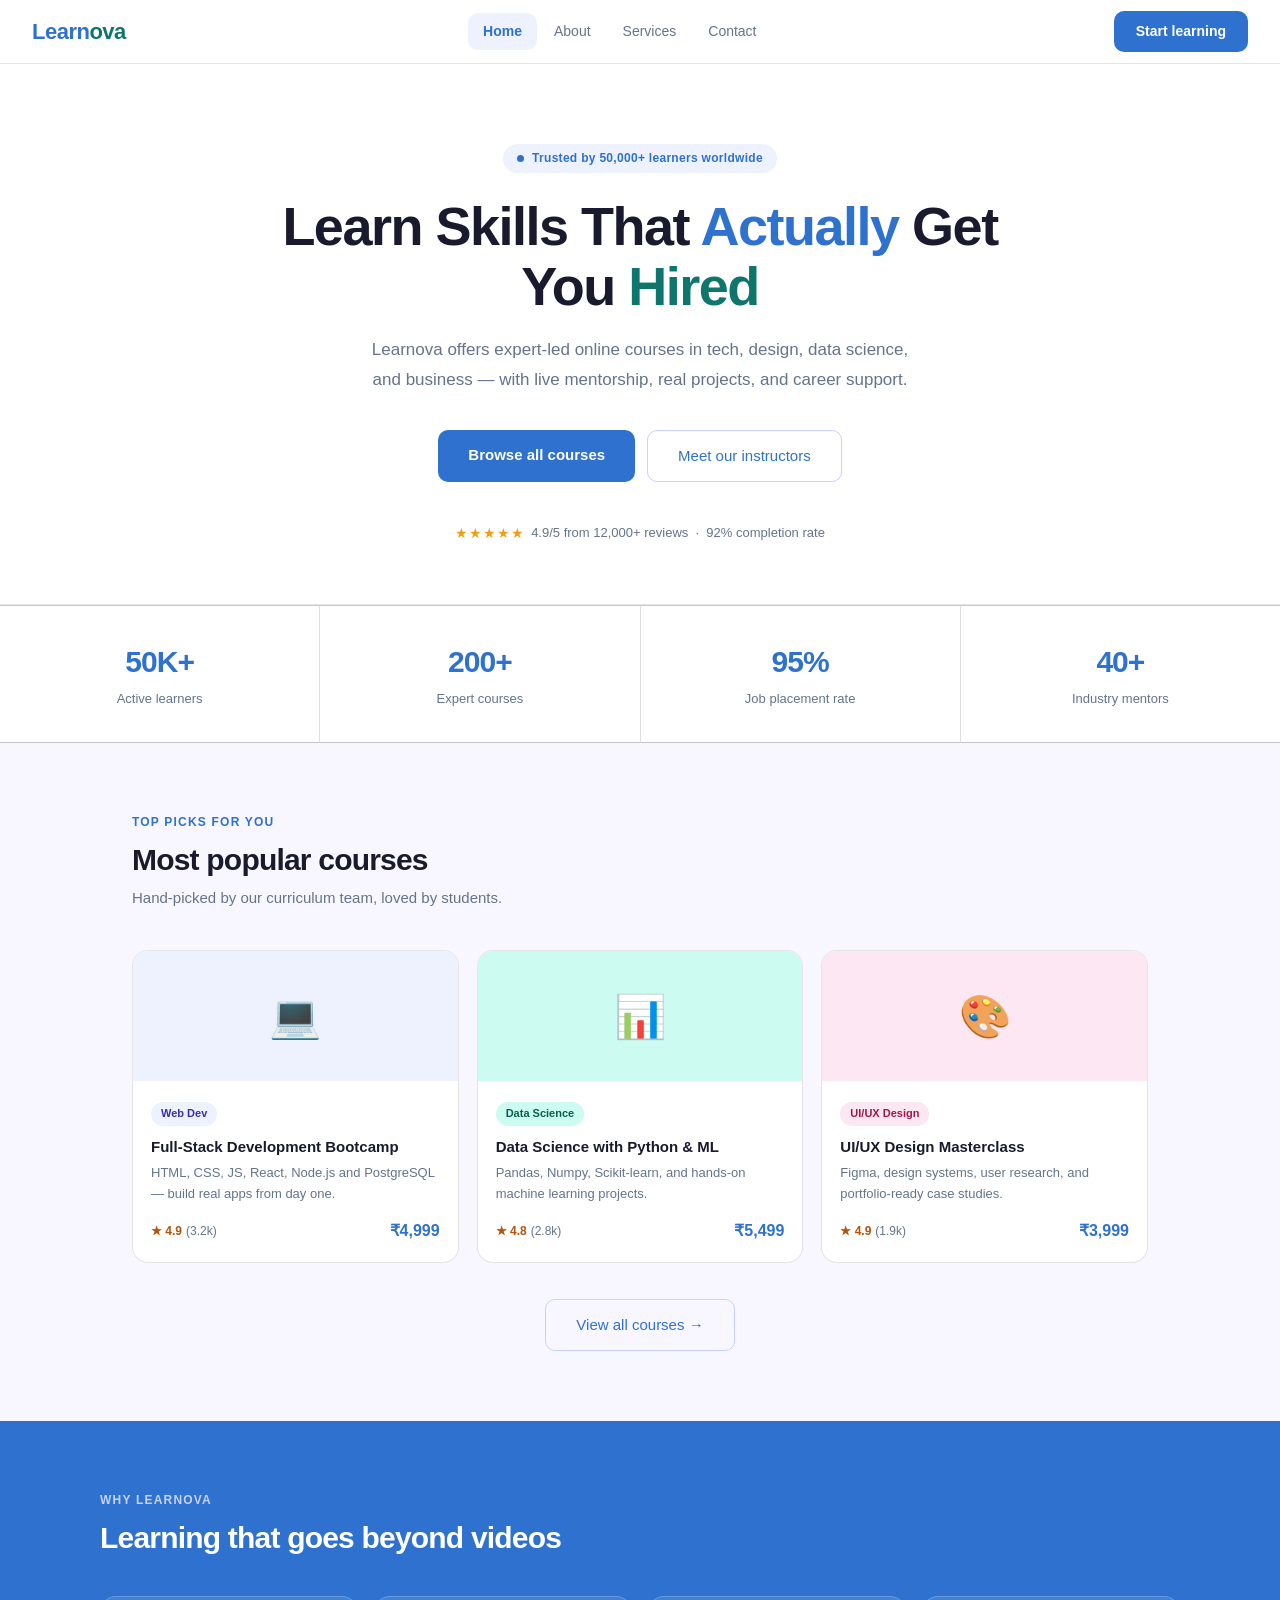
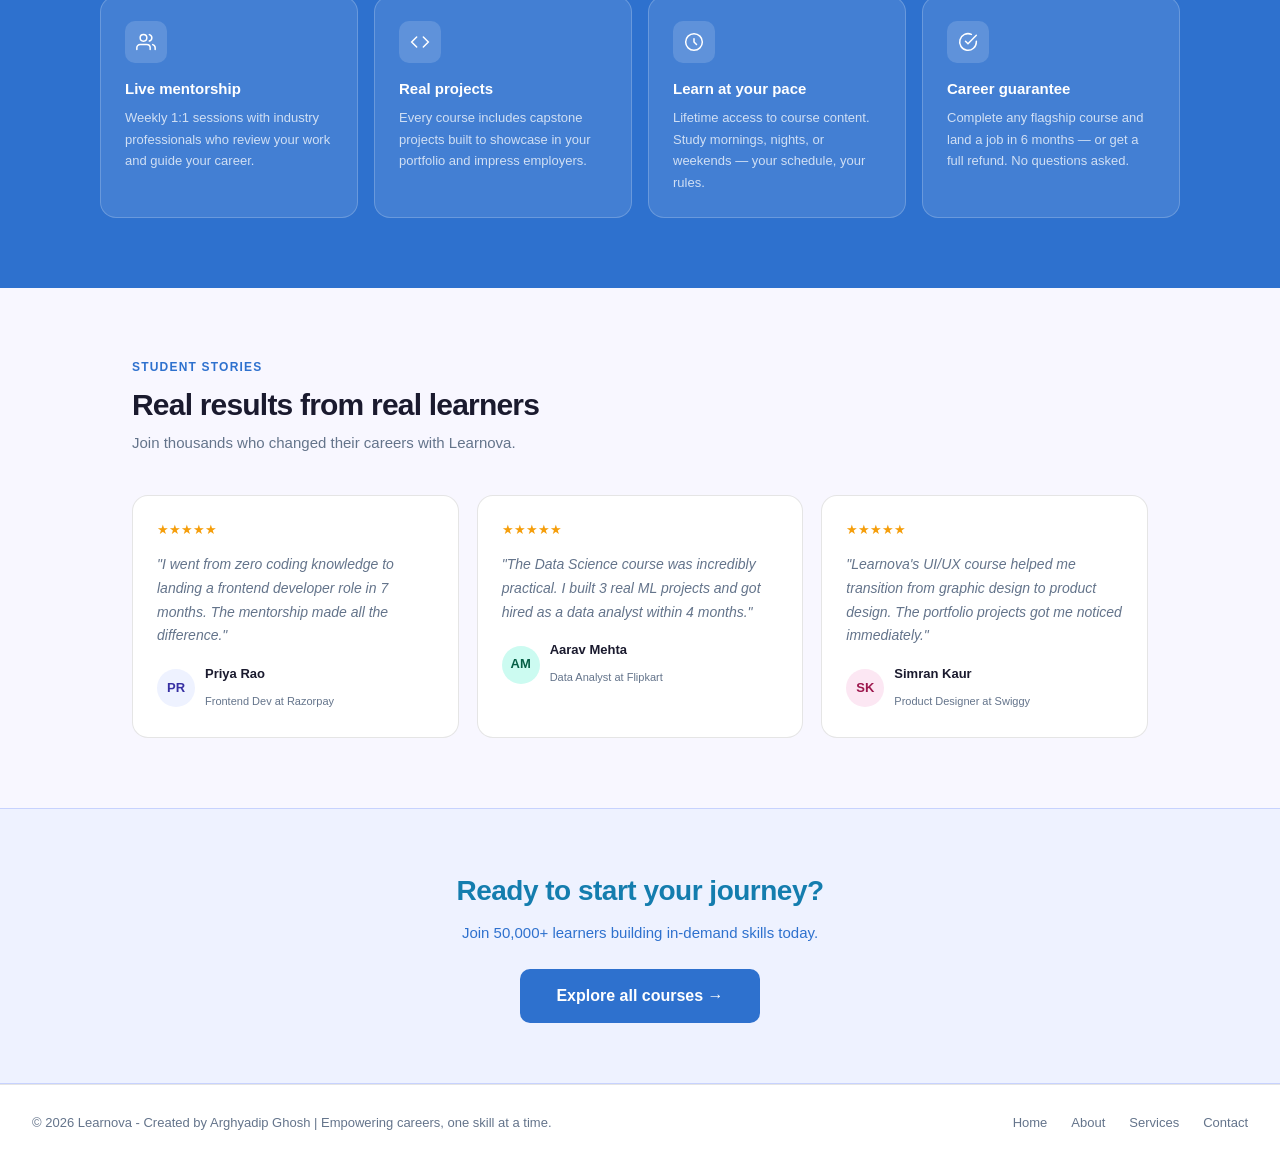
<file: index.html>
<!DOCTYPE html>
<html lang="en">
<head>
  <meta charset="UTF-8" />
  <meta name="viewport" content="width=device-width, initial-scale=1.0"/>
  <title>Learnova — Learn Skills That Get You Hired</title>
  <link rel="stylesheet" href="style.css" />
</head>
<body>

  <nav>
    <div class="logo">Learn<span>ova</span></div>
    <div class="nav-links">
      <a href="index.html" class="nav-btn active">Home</a>
      <a href="about.html" class="nav-btn">About</a>
      <a href="services.html" class="nav-btn">Services</a>
      <a href="contact.html" class="nav-btn">Contact</a>
    </div>
    <a href="services.html" class="nav-cta">Start learning</a>
    <button class="hamburger" onclick="toggleMenu()">&#9776;</button>
  </nav>

  <div class="mobile-menu" id="mobileMenu">
    <a href="index.html">Home</a>
    <a href="about.html">About</a>
    <a href="services.html">Courses</a>
    <a href="contact.html">Contact</a>
  </div>

  <!-- HERO -->
  <section class="hero">
    <div class="hero-inner">
      <div class="hero-pill">
        <span class="pill-dot"></span>Trusted by 50,000+ learners worldwide
      </div>
      <h1>Learn Skills That <em>Actually</em> Get You <strong>Hired</strong></h1>
      <p>Learnova offers expert-led online courses in tech, design, data science, and business — with live mentorship, real projects, and career support.</p>
      <div class="hero-btns">
        <a href="services.html" class="btn-primary">Browse all courses</a>
        <a href="about.html" class="btn-outline">Meet our instructors</a>
      </div>
      <div class="hero-trust">
        <span class="stars">★★★★★</span>
        <span>4.9/5 from 12,000+ reviews &nbsp;·&nbsp; 92% completion rate</span>
      </div>
    </div>
  </section>

  <!-- STATS -->
  <div class="stats-band">
    <div class="stat-box"><div class="stat-n">50K+</div><div class="stat-l">Active learners</div></div>
    <div class="stat-box"><div class="stat-n">200+</div><div class="stat-l">Expert courses</div></div>
    <div class="stat-box"><div class="stat-n">95%</div><div class="stat-l">Job placement rate</div></div>
    <div class="stat-box"><div class="stat-n">40+</div><div class="stat-l">Industry mentors</div></div>
  </div>

  <!-- FEATURED COURSES -->
  <section class="courses-section">
    <div class="sec-eyebrow">Top picks for you</div>
    <div class="sec-title">Most popular courses</div>
    <div class="sec-sub">Hand-picked by our curriculum team, loved by students.</div>
    <div class="courses-grid">

      <div class="course-card">
        <div class="course-thumb" style="background:#EEF2FF;">💻</div>
        <div class="course-body">
          <span class="course-tag tag-code">Web Dev</span>
          <h3>Full-Stack Development Bootcamp</h3>
          <p>HTML, CSS, JS, React, Node.js and PostgreSQL — build real apps from day one.</p>
          <div class="course-meta">
            <span class="course-rating">★ 4.9 <span class="rating-count">(3.2k)</span></span>
            <span class="course-price">₹4,999</span>
          </div>
        </div>
      </div>

      <div class="course-card">
        <div class="course-thumb" style="background:#CCFBF1;">📊</div>
        <div class="course-body">
          <span class="course-tag tag-data">Data Science</span>
          <h3>Data Science with Python &amp; ML</h3>
          <p>Pandas, Numpy, Scikit-learn, and hands-on machine learning projects.</p>
          <div class="course-meta">
            <span class="course-rating">★ 4.8 <span class="rating-count">(2.8k)</span></span>
            <span class="course-price">₹5,499</span>
          </div>
        </div>
      </div>

      <div class="course-card">
        <div class="course-thumb" style="background:#FCE7F3;">🎨</div>
        <div class="course-body">
          <span class="course-tag tag-design">UI/UX Design</span>
          <h3>UI/UX Design Masterclass</h3>
          <p>Figma, design systems, user research, and portfolio-ready case studies.</p>
          <div class="course-meta">
            <span class="course-rating">★ 4.9 <span class="rating-count">(1.9k)</span></span>
            <span class="course-price">₹3,999</span>
          </div>
        </div>
      </div>

    </div>
    <div style="text-align:center; margin-top:36px;">
      <a href="services.html" class="btn-outline">View all courses →</a>
    </div>
  </section>

  <!-- WHY LEARNOVA -->
  <section class="why-section">
    <div class="why-inner">
      <div class="sec-eyebrow" style="color:#C7D2FE;">Why Learnova</div>
      <div class="sec-title" style="color:#fff; margin-bottom:40px;">Learning that goes beyond videos</div>
      <div class="why-grid">
        <div class="why-card">
          <div class="why-icon">
            <svg viewBox="0 0 24 24" fill="none" stroke="#fff" stroke-width="1.8" stroke-linecap="round"><path d="M17 21v-2a4 4 0 0 0-4-4H5a4 4 0 0 0-4 4v2"/><circle cx="9" cy="7" r="4"/><path d="M23 21v-2a4 4 0 0 0-3-3.87"/><path d="M16 3.13a4 4 0 0 1 0 7.75"/></svg>
          </div>
          <h3>Live mentorship</h3>
          <p>Weekly 1:1 sessions with industry professionals who review your work and guide your career.</p>
        </div>
        <div class="why-card">
          <div class="why-icon">
            <svg viewBox="0 0 24 24" fill="none" stroke="#fff" stroke-width="1.8" stroke-linecap="round"><polyline points="16 18 22 12 16 6"/><polyline points="8 6 2 12 8 18"/></svg>
          </div>
          <h3>Real projects</h3>
          <p>Every course includes capstone projects built to showcase in your portfolio and impress employers.</p>
        </div>
        <div class="why-card">
          <div class="why-icon">
            <svg viewBox="0 0 24 24" fill="none" stroke="#fff" stroke-width="1.8" stroke-linecap="round"><circle cx="12" cy="12" r="10"/><path d="M12 8v4l3 3"/></svg>
          </div>
          <h3>Learn at your pace</h3>
          <p>Lifetime access to course content. Study mornings, nights, or weekends — your schedule, your rules.</p>
        </div>
        <div class="why-card">
          <div class="why-icon">
            <svg viewBox="0 0 24 24" fill="none" stroke="#fff" stroke-width="1.8" stroke-linecap="round"><path d="M22 11.08V12a10 10 0 1 1-5.93-9.14"/><polyline points="22 4 12 14.01 9 11.01"/></svg>
          </div>
          <h3>Career guarantee</h3>
          <p>Complete any flagship course and land a job in 6 months — or get a full refund. No questions asked.</p>
        </div>
      </div>
    </div>
  </section>

  <!-- TESTIMONIALS -->
  <section class="testimonials">
    <div class="sec-eyebrow">Student stories</div>
    <div class="sec-title">Real results from real learners</div>
    <div class="sec-sub">Join thousands who changed their careers with Learnova.</div>
    <div class="testi-grid">
      <div class="testi-card">
        <div class="testi-stars">★★★★★</div>
        <p>"I went from zero coding knowledge to landing a frontend developer role in 7 months. The mentorship made all the difference."</p>
        <div class="testi-author">
          <div class="testi-av" style="background:#EEF2FF;color:#3730A3;">PR</div>
          <div><h4>Priya Rao</h4><span>Frontend Dev at Razorpay</span></div>
        </div>
      </div>
      <div class="testi-card">
        <div class="testi-stars">★★★★★</div>
        <p>"The Data Science course was incredibly practical. I built 3 real ML projects and got hired as a data analyst within 4 months."</p>
        <div class="testi-author">
          <div class="testi-av" style="background:#CCFBF1;color:#065F46;">AM</div>
          <div><h4>Aarav Mehta</h4><span>Data Analyst at Flipkart</span></div>
        </div>
      </div>
      <div class="testi-card">
        <div class="testi-stars">★★★★★</div>
        <p>"Learnova's UI/UX course helped me transition from graphic design to product design. The portfolio projects got me noticed immediately."</p>
        <div class="testi-author">
          <div class="testi-av" style="background:#FCE7F3;color:#9D174D;">SK</div>
          <div><h4>Simran Kaur</h4><span>Product Designer at Swiggy</span></div>
        </div>
      </div>
    </div>
  </section>

  <!-- CTA BANNER -->
  <section class="cta-banner">
    <div class="cta-inner">
      <h2>Ready to start your journey?</h2>
      <p>Join 50,000+ learners building in-demand skills today.</p>
      <a href="services.html" class="btn-primary" style="font-size:16px; padding:14px 36px;">Explore all courses →</a>
    </div>
  </section>

  <footer>
    <span>© 2026 Learnova - Created by Arghyadip Ghosh | Empowering careers, one skill at a time.</span>
    <div class="footer-links">
      <a href="index.html">Home</a>
      <a href="about.html">About</a>
      <a href="services.html">Services</a>
      <a href="contact.html">Contact</a>
    </div>
  </footer>

  <script src="main.js"></script>
</body>
</html>
</file>
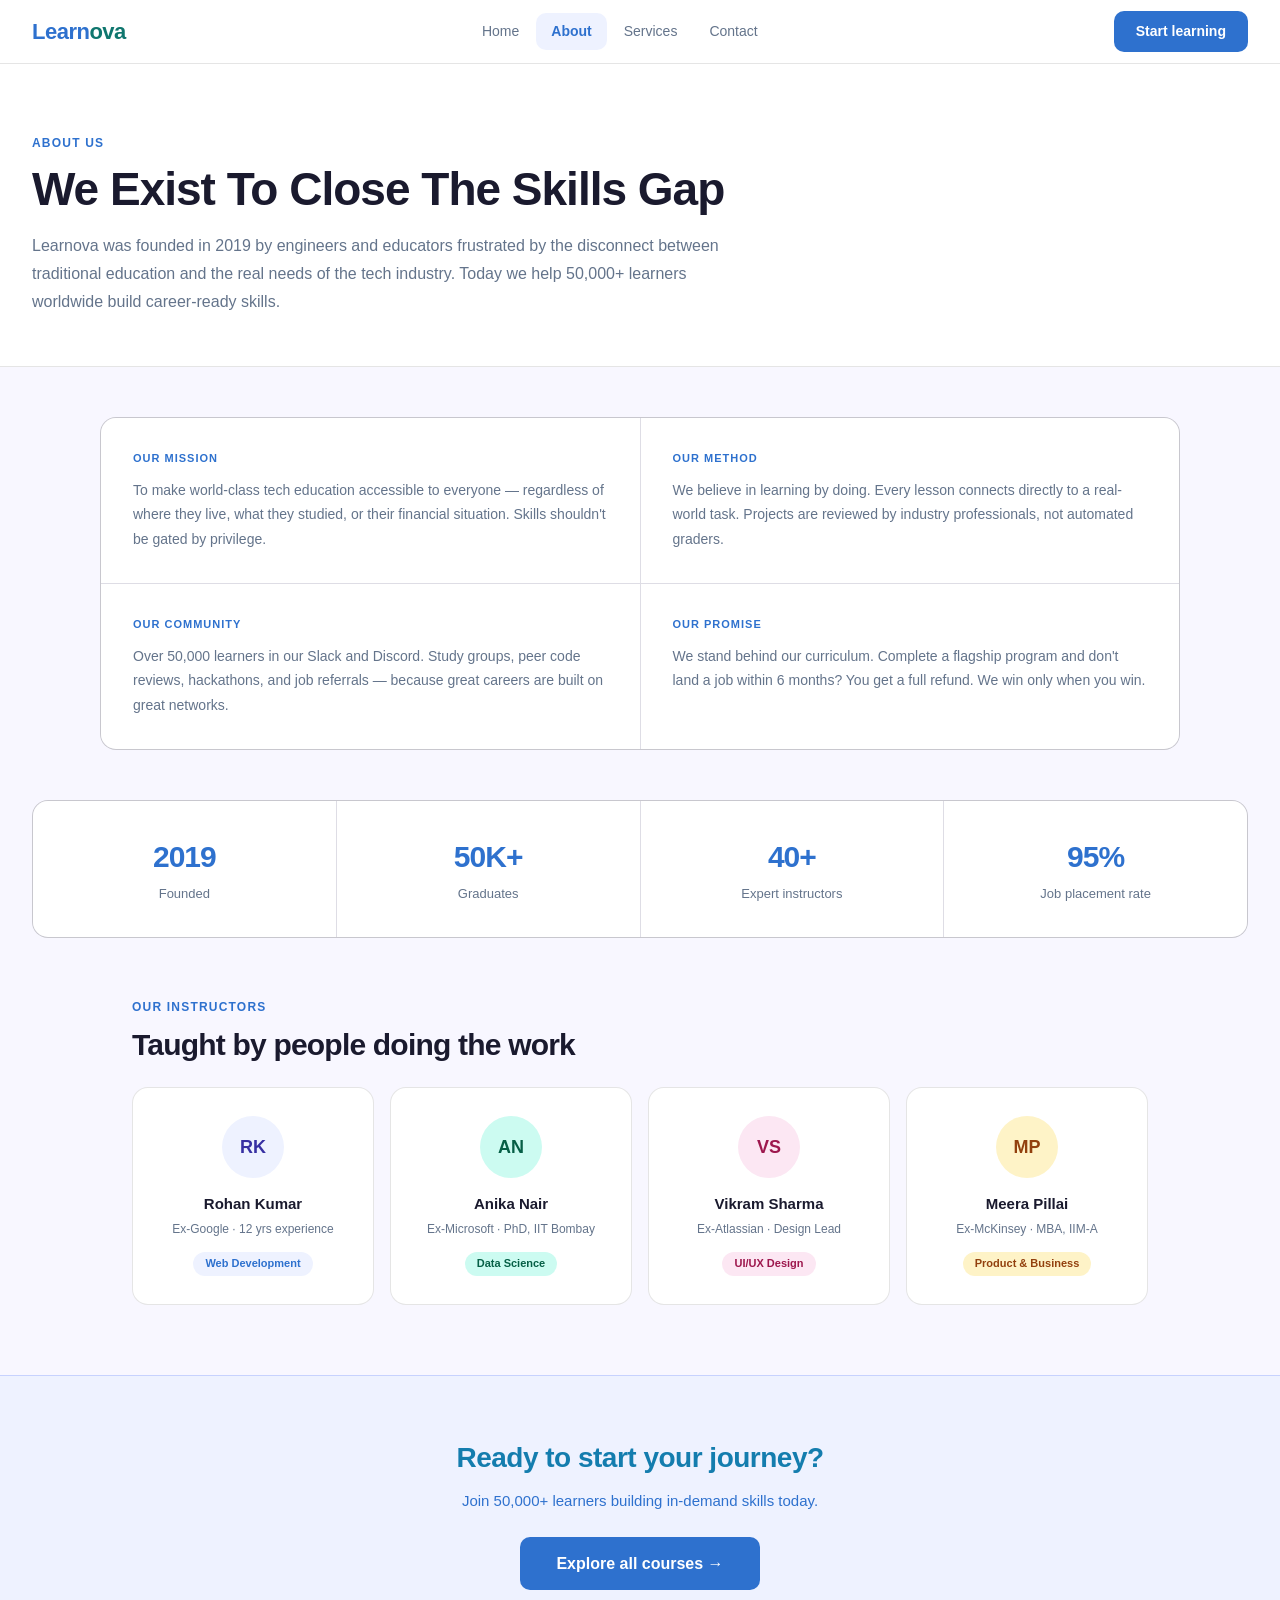
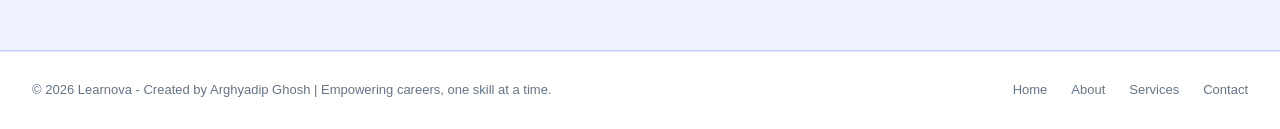
<file: about.html>
<!DOCTYPE html>
<html lang="en">
<head>
  <meta charset="UTF-8" />
  <meta name="viewport" content="width=device-width, initial-scale=1.0"/>
  <title>Learnova — About Us</title>
  <link rel="stylesheet" href="style.css" />
</head>
<body>

  <nav>
    <div class="logo">Learn<span>ova</span></div>
    <div class="nav-links">
      <a href="index.html" class="nav-btn">Home</a>
      <a href="about.html" class="nav-btn active">About</a>
      <a href="services.html" class="nav-btn">Services</a>
      <a href="contact.html" class="nav-btn">Contact</a>
    </div>
    <a href="services.html" class="nav-cta">Start learning</a>
    <button class="hamburger" onclick="toggleMenu()">&#9776;</button>
  </nav>

  <div class="mobile-menu" id="mobileMenu">
    <a href="index.html">Home</a>
    <a href="about.html">About</a>
    <a href="services.html">Courses</a>
    <a href="contact.html">Contact</a>
  </div>

  <!-- PAGE HERO -->
  <section class="page-hero">
    <div class="page-hero-inner">
      <div class="sec-eyebrow">About us</div>
      <h1>We Exist To Close The Skills Gap</h1>
      <p>Learnova was founded in 2019 by engineers and educators frustrated by the disconnect between traditional education and the real needs of the tech industry. Today we help 50,000+ learners worldwide build career-ready skills.</p>
    </div>
  </section>

  <!-- ABOUT BLOCKS -->
  <div class="about-blocks">
    <div class="ab">
      <h3>Our mission</h3>
      <p>To make world-class tech education accessible to everyone — regardless of where they live, what they studied, or their financial situation. Skills shouldn't be gated by privilege.</p>
    </div>
    <div class="ab">
      <h3>Our method</h3>
      <p>We believe in learning by doing. Every lesson connects directly to a real-world task. Projects are reviewed by industry professionals, not automated graders.</p>
    </div>
    <div class="ab">
      <h3>Our community</h3>
      <p>Over 50,000 learners in our Slack and Discord. Study groups, peer code reviews, hackathons, and job referrals — because great careers are built on great networks.</p>
    </div>
    <div class="ab">
      <h3>Our promise</h3>
      <p>We stand behind our curriculum. Complete a flagship program and don't land a job within 6 months? You get a full refund. We win only when you win.</p>
    </div>
  </div>

  <!-- STATS -->
  <div class="stats-band" style="margin: 0 2rem 60px; border-radius: var(--radius-lg); overflow:hidden; border: 0.5px solid var(--border); background: var(--border);">
    <div class="stat-box"><div class="stat-n">2019</div><div class="stat-l">Founded</div></div>
    <div class="stat-box"><div class="stat-n">50K+</div><div class="stat-l">Graduates</div></div>
    <div class="stat-box"><div class="stat-n">40+</div><div class="stat-l">Expert instructors</div></div>
    <div class="stat-box"><div class="stat-n">95%</div><div class="stat-l">Job placement rate</div></div>
  </div>

  <!-- INSTRUCTORS -->
  <section class="instructors">
    <div class="sec-eyebrow">Our instructors</div>
    <div class="sec-title">Taught by people doing the work</div>
    <div class="inst-grid">
      <div class="inst-card">
        <div class="inst-av" style="background:#EEF2FF;color:#3730A3;">RK</div>
        <h4>Rohan Kumar</h4>
        <div class="role">Ex-Google · 12 yrs experience</div>
        <span class="subj">Web Development</span>
      </div>
      <div class="inst-card">
        <div class="inst-av" style="background:#CCFBF1;color:#065F46;">AN</div>
        <h4>Anika Nair</h4>
        <div class="role">Ex-Microsoft · PhD, IIT Bombay</div>
        <span class="subj" style="background:#CCFBF1;color:#065F46;">Data Science</span>
      </div>
      <div class="inst-card">
        <div class="inst-av" style="background:#FCE7F3;color:#9D174D;">VS</div>
        <h4>Vikram Sharma</h4>
        <div class="role">Ex-Atlassian · Design Lead</div>
        <span class="subj" style="background:#FCE7F3;color:#9D174D;">UI/UX Design</span>
      </div>
      <div class="inst-card">
        <div class="inst-av" style="background:#FEF3C7;color:#92400E;">MP</div>
        <h4>Meera Pillai</h4>
        <div class="role">Ex-McKinsey · MBA, IIM-A</div>
        <span class="subj" style="background:#FEF3C7;color:#92400E;">Product &amp; Business</span>
      </div>
    </div>
  </section>

  <!-- CTA BANNER -->
  <section class="cta-banner">
    <div class="cta-inner">
      <h2>Ready to start your journey?</h2>
      <p>Join 50,000+ learners building in-demand skills today.</p>
      <a href="services.html" class="btn-primary" style="font-size:16px; padding:14px 36px;">Explore all courses →</a>
    </div>
  </section>

  <footer>
    <span>© 2026 Learnova - Created by Arghyadip Ghosh | Empowering careers, one skill at a time.</span>
    <div class="footer-links">
      <a href="index.html">Home</a>
      <a href="about.html">About</a>
      <a href="services.html">Services</a>
      <a href="contact.html">Contact</a>
    </div>
  </footer>

  <script src="main.js"></script>
</body>
</html>
</file>
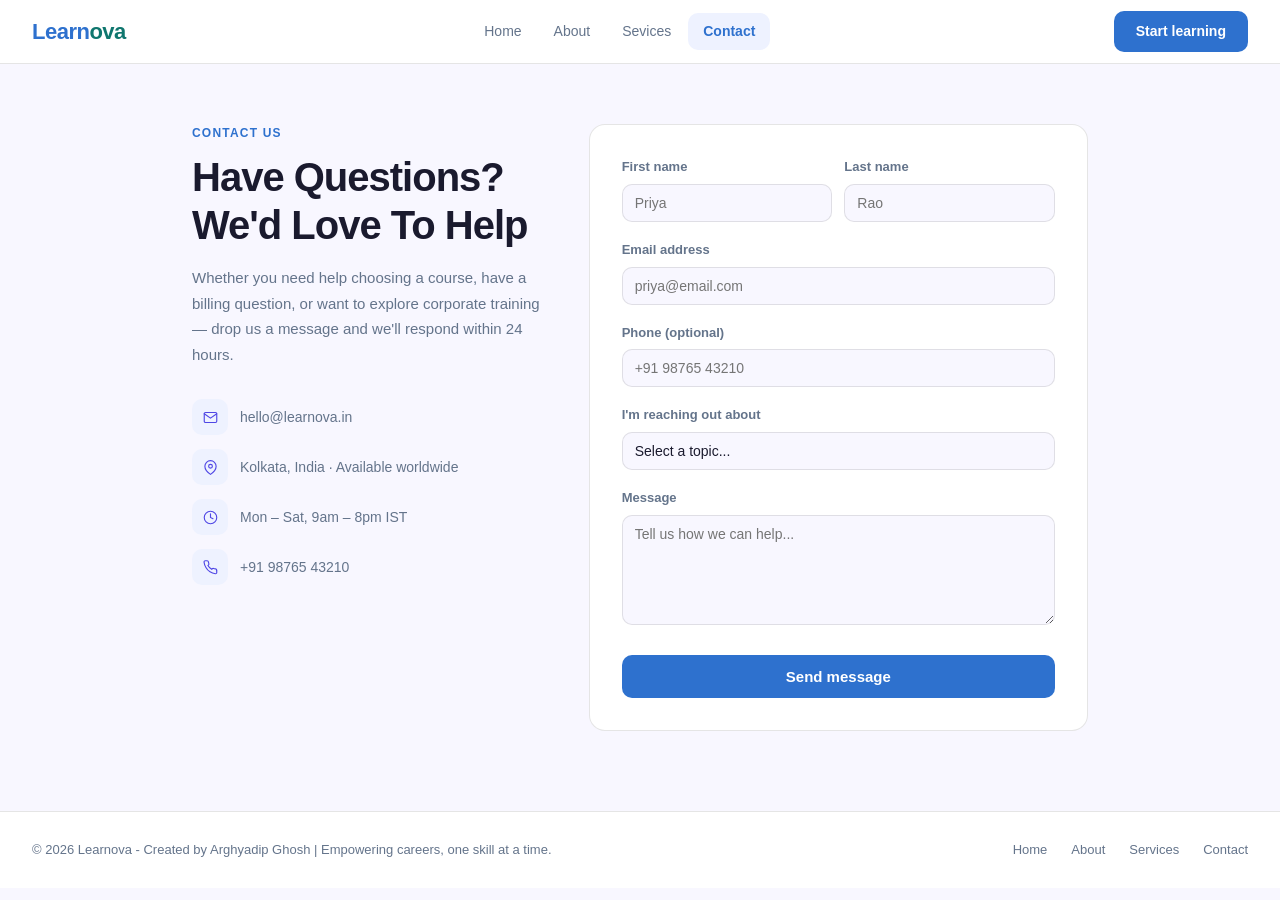
<file: contact.html>
<!DOCTYPE html>
<html lang="en">
<head>
  <meta charset="UTF-8" />
  <meta name="viewport" content="width=device-width, initial-scale=1.0"/>
  <title>Learnova — Contact Us</title>
  <link rel="stylesheet" href="style.css" />
</head>
<body>

  <nav>
    <div class="logo">Learn<span>ova</span></div>
    <div class="nav-links">
      <a href="index.html" class="nav-btn">Home</a>
      <a href="about.html" class="nav-btn">About</a>
      <a href="services.html" class="nav-btn">Sevices</a>
      <a href="contact.html" class="nav-btn active">Contact</a>
    </div>
    <a href="services.html" class="nav-cta">Start learning</a>
    <button class="hamburger" onclick="toggleMenu()">&#9776;</button>
  </nav>

  <div class="mobile-menu" id="mobileMenu">
    <a href="index.html">Home</a>
    <a href="about.html">About</a>
    <a href="services.html">Services</a>
    <a href="contact.html">Contact</a>
  </div>

  <!-- CONTACT SECTION -->
  <section class="contact-wrap">

    <div class="contact-info">
      <div class="sec-eyebrow">Contact us</div>
      <h1>Have Questions? We'd Love To Help</h1>
      <p>Whether you need help choosing a course, have a billing question, or want to explore corporate training — drop us a message and we'll respond within 24 hours.</p>

      <div class="contact-item">
        <div class="ci-icon">
          <svg viewBox="0 0 24 24" fill="none" stroke="#4F46E5" stroke-width="1.8" stroke-linecap="round">
            <path d="M4 4h16c1.1 0 2 .9 2 2v12c0 1.1-.9 2-2 2H4c-1.1 0-2-.9-2-2V6c0-1.1.9-2 2-2z"/>
            <polyline points="22,6 12,13 2,6"/>
          </svg>
        </div>
        hello@learnova.in
      </div>

      <div class="contact-item">
        <div class="ci-icon">
          <svg viewBox="0 0 24 24" fill="none" stroke="#4F46E5" stroke-width="1.8" stroke-linecap="round">
            <path d="M21 10c0 7-9 13-9 13s-9-6-9-13a9 9 0 0 1 18 0z"/>
            <circle cx="12" cy="10" r="3"/>
          </svg>
        </div>
        Kolkata, India · Available worldwide
      </div>

      <div class="contact-item">
        <div class="ci-icon">
          <svg viewBox="0 0 24 24" fill="none" stroke="#4F46E5" stroke-width="1.8" stroke-linecap="round">
            <circle cx="12" cy="12" r="10"/>
            <polyline points="12 6 12 12 16 14"/>
          </svg>
        </div>
        Mon – Sat, 9am – 8pm IST
      </div>

      <div class="contact-item">
        <div class="ci-icon">
          <svg viewBox="0 0 24 24" fill="none" stroke="#4F46E5" stroke-width="1.8" stroke-linecap="round">
            <path d="M22 16.92v3a2 2 0 0 1-2.18 2 19.79 19.79 0 0 1-8.63-3.07A19.5 19.5 0 0 1 4.69 12 19.79 19.79 0 0 1 1.67 3.46 2 2 0 0 1 3.64 1.28h3a2 2 0 0 1 2 1.72c.127.96.361 1.903.7 2.81a2 2 0 0 1-.45 2.11L7.91 8.9a16 16 0 0 0 6 6l.91-.91a2 2 0 0 1 2.11-.45c.907.339 1.85.573 2.81.7A2 2 0 0 1 21.73 16.92z"/>
          </svg>
        </div>
        +91 98765 43210
      </div>
    </div>

    <!-- FORM -->
    <div class="contact-form">
      <div id="formFields">
        <div class="form-row">
          <div class="form-group">
            <label for="fn">First name</label>
            <input type="text" id="fn" placeholder="Priya" />
          </div>
          <div class="form-group">
            <label for="ln">Last name</label>
            <input type="text" id="ln" placeholder="Rao" />
          </div>
        </div>
        <div class="form-group">
          <label for="em">Email address</label>
          <input type="email" id="em" placeholder="priya@email.com" />
        </div>
        <div class="form-group">
          <label for="phone">Phone (optional)</label>
          <input type="tel" id="phone" placeholder="+91 98765 43210" />
        </div>
        <div class="form-group">
          <label for="topic">I'm reaching out about</label>
          <select id="topic">
            <option value="">Select a topic...</option>
            <option>Choosing the right course</option>
            <option>Mentorship &amp; career support</option>
            <option>Billing &amp; refunds</option>
            <option>Corporate / team training</option>
            <option>Becoming an instructor</option>
            <option>Technical support</option>
            <option>Something else</option>
          </select>
        </div>
        <div class="form-group">
          <label for="msg">Message</label>
          <textarea id="msg" placeholder="Tell us how we can help..."></textarea>
        </div>
        <button class="submit-btn" onclick="submitForm()">Send message</button>
      </div>

      <div class="success-msg" id="successMsg">
        <div style="font-size:32px; margin-bottom:12px;">✅</div>
        <strong style="font-size:16px; display:block; margin-bottom:8px;">Message received!</strong>
        Our team will get back to you within 24 hours. In the meantime, browse our courses to find your perfect match.
      </div>
    </div>

  </section>

  <footer>
    <span>© 2026 Learnova - Created by Arghyadip Ghosh | Empowering careers, one skill at a time.</span>
    <div class="footer-links">
      <a href="index.html">Home</a>
      <a href="about.html">About</a>
      <a href="services.html">Services</a>
      <a href="contact.html">Contact</a>
    </div>
  </footer>

  <script src="main.js"></script>
</body>
</html>
</file>
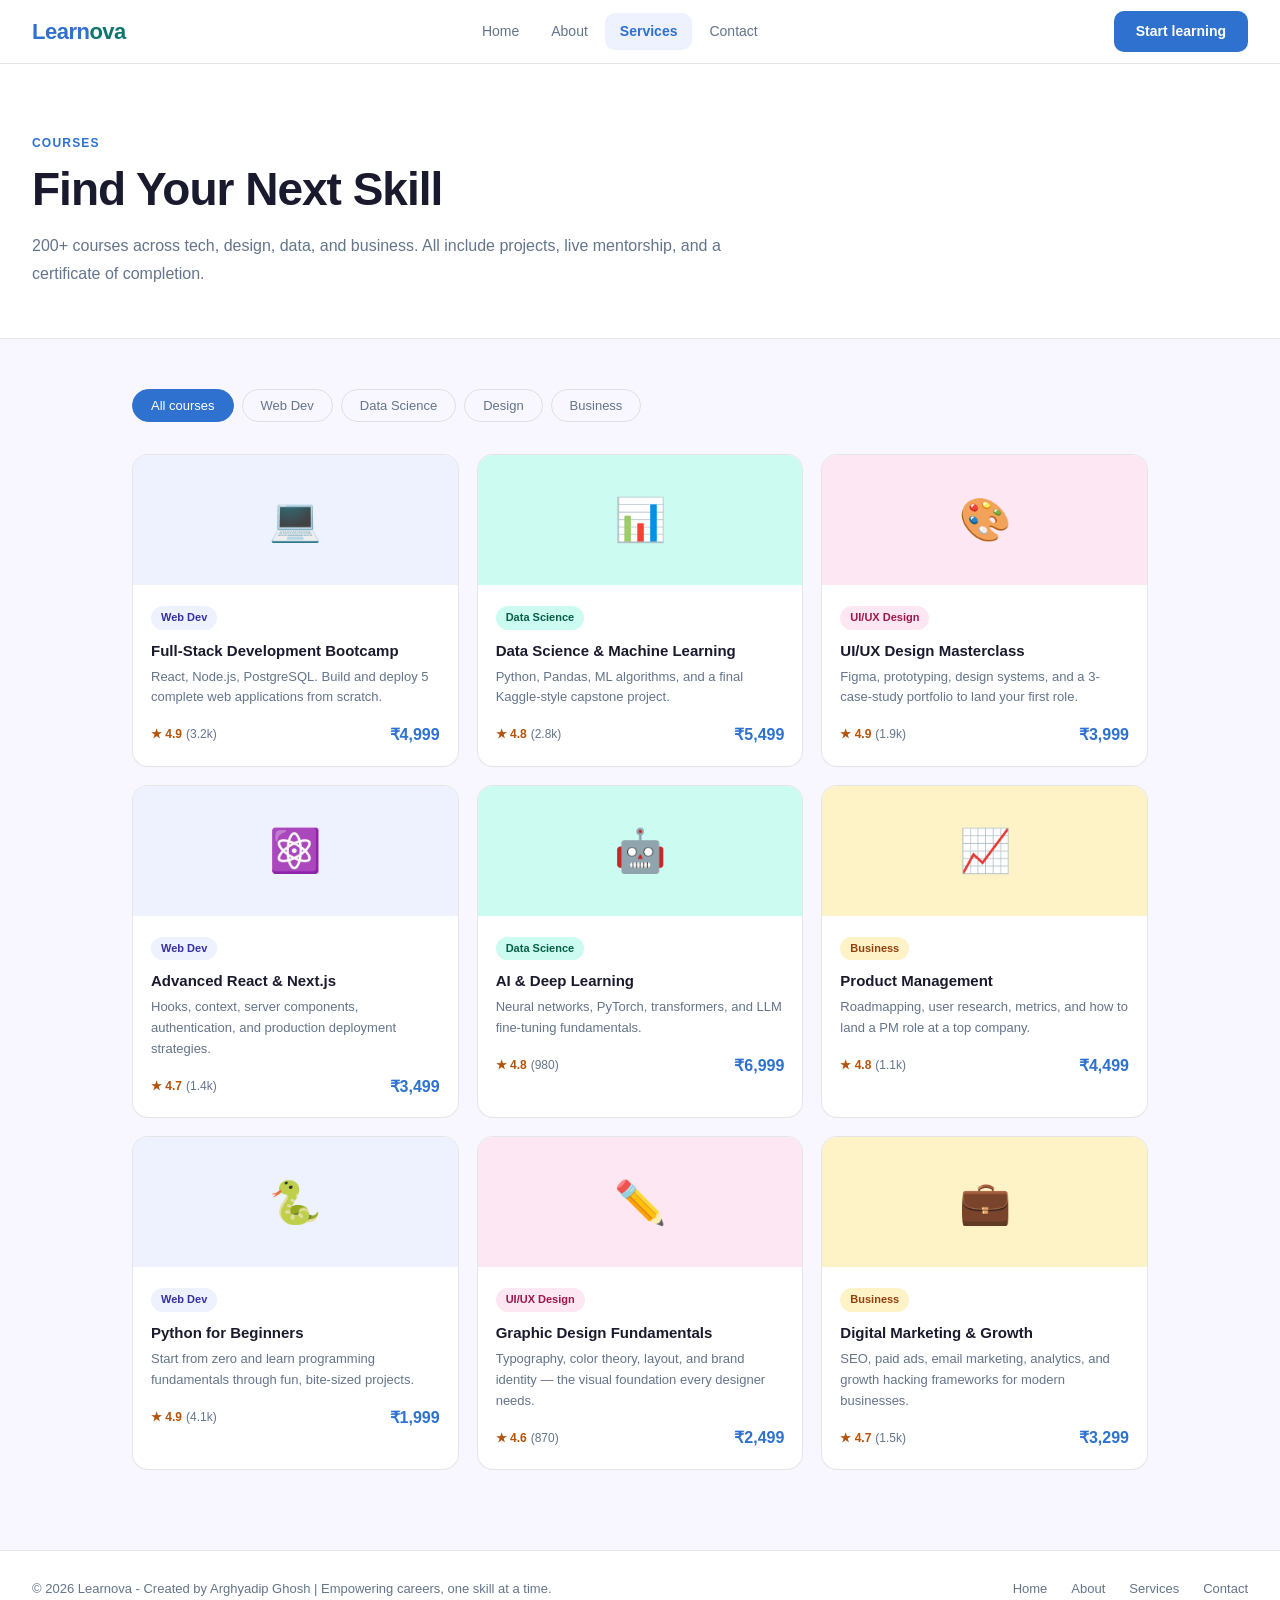
<file: services.html>
<!DOCTYPE html>
<html lang="en">
<head>
  <meta charset="UTF-8" />
  <meta name="viewport" content="width=device-width, initial-scale=1.0"/>
  <title>Learnova — All Courses</title>
  <link rel="stylesheet" href="style.css" />
</head>
<body>

  <nav>
    <div class="logo">Learn<span>ova</span></div>
    <div class="nav-links">
      <a href="index.html" class="nav-btn">Home</a>
      <a href="about.html" class="nav-btn">About</a>
      <a href="services.html" class="nav-btn active">Services</a>
      <a href="contact.html" class="nav-btn">Contact</a>
    </div>
    <a href="contact.html" class="nav-cta">Start learning</a>
    <button class="hamburger" onclick="toggleMenu()">&#9776;</button>
  </nav>

  <div class="mobile-menu" id="mobileMenu">
    <a href="index.html">Home</a>
    <a href="about.html">About</a>
    <a href="services.html">Services</a>
    <a href="contact.html">Contact</a>
  </div>

  <!-- PAGE HERO -->
  <section class="page-hero">
    <div class="page-hero-inner">
      <div class="sec-eyebrow">Courses</div>
      <h1>Find Your Next Skill</h1>
      <p>200+ courses across tech, design, data, and business. All include projects, live mentorship, and a certificate of completion.</p>
    </div>
  </section>

  <!-- COURSES LISTING -->
  <div class="courses-page">

    <!-- FILTER BAR -->
    <div class="filter-bar">
      <button class="filter-btn active" onclick="filterCourses('all', this)">All courses</button>
      <button class="filter-btn" onclick="filterCourses('code', this)">Web Dev</button>
      <button class="filter-btn" onclick="filterCourses('data', this)">Data Science</button>
      <button class="filter-btn" onclick="filterCourses('design', this)">Design</button>
      <button class="filter-btn" onclick="filterCourses('biz', this)">Business</button>
    </div>

    <div class="all-courses" id="courseGrid">

      <div class="course-card" data-cat="code">
        <div class="course-thumb" style="background:#EEF2FF;">💻</div>
        <div class="course-body">
          <span class="course-tag tag-code">Web Dev</span>
          <h3>Full-Stack Development Bootcamp</h3>
          <p>React, Node.js, PostgreSQL. Build and deploy 5 complete web applications from scratch.</p>
          <div class="course-meta">
            <span class="course-rating">★ 4.9 <span class="rating-count">(3.2k)</span></span>
            <span class="course-price">₹4,999</span>
          </div>
        </div>
      </div>

      <div class="course-card" data-cat="data">
        <div class="course-thumb" style="background:#CCFBF1;">📊</div>
        <div class="course-body">
          <span class="course-tag tag-data">Data Science</span>
          <h3>Data Science &amp; Machine Learning</h3>
          <p>Python, Pandas, ML algorithms, and a final Kaggle-style capstone project.</p>
          <div class="course-meta">
            <span class="course-rating">★ 4.8 <span class="rating-count">(2.8k)</span></span>
            <span class="course-price">₹5,499</span>
          </div>
        </div>
      </div>

      <div class="course-card" data-cat="design">
        <div class="course-thumb" style="background:#FCE7F3;">🎨</div>
        <div class="course-body">
          <span class="course-tag tag-design">UI/UX Design</span>
          <h3>UI/UX Design Masterclass</h3>
          <p>Figma, prototyping, design systems, and a 3-case-study portfolio to land your first role.</p>
          <div class="course-meta">
            <span class="course-rating">★ 4.9 <span class="rating-count">(1.9k)</span></span>
            <span class="course-price">₹3,999</span>
          </div>
        </div>
      </div>

      <div class="course-card" data-cat="code">
        <div class="course-thumb" style="background:#EEF2FF;">⚛️</div>
        <div class="course-body">
          <span class="course-tag tag-code">Web Dev</span>
          <h3>Advanced React &amp; Next.js</h3>
          <p>Hooks, context, server components, authentication, and production deployment strategies.</p>
          <div class="course-meta">
            <span class="course-rating">★ 4.7 <span class="rating-count">(1.4k)</span></span>
            <span class="course-price">₹3,499</span>
          </div>
        </div>
      </div>

      <div class="course-card" data-cat="data">
        <div class="course-thumb" style="background:#CCFBF1;">🤖</div>
        <div class="course-body">
          <span class="course-tag tag-data">Data Science</span>
          <h3>AI &amp; Deep Learning</h3>
          <p>Neural networks, PyTorch, transformers, and LLM fine-tuning fundamentals.</p>
          <div class="course-meta">
            <span class="course-rating">★ 4.8 <span class="rating-count">(980)</span></span>
            <span class="course-price">₹6,999</span>
          </div>
        </div>
      </div>

      <div class="course-card" data-cat="biz">
        <div class="course-thumb" style="background:#FEF3C7;">📈</div>
        <div class="course-body">
          <span class="course-tag tag-biz">Business</span>
          <h3>Product Management</h3>
          <p>Roadmapping, user research, metrics, and how to land a PM role at a top company.</p>
          <div class="course-meta">
            <span class="course-rating">★ 4.8 <span class="rating-count">(1.1k)</span></span>
            <span class="course-price">₹4,499</span>
          </div>
        </div>
      </div>

      <div class="course-card" data-cat="code">
        <div class="course-thumb" style="background:#EEF2FF;">🐍</div>
        <div class="course-body">
          <span class="course-tag tag-code">Web Dev</span>
          <h3>Python for Beginners</h3>
          <p>Start from zero and learn programming fundamentals through fun, bite-sized projects.</p>
          <div class="course-meta">
            <span class="course-rating">★ 4.9 <span class="rating-count">(4.1k)</span></span>
            <span class="course-price">₹1,999</span>
          </div>
        </div>
      </div>

      <div class="course-card" data-cat="design">
        <div class="course-thumb" style="background:#FCE7F3;">✏️</div>
        <div class="course-body">
          <span class="course-tag tag-design">UI/UX Design</span>
          <h3>Graphic Design Fundamentals</h3>
          <p>Typography, color theory, layout, and brand identity — the visual foundation every designer needs.</p>
          <div class="course-meta">
            <span class="course-rating">★ 4.6 <span class="rating-count">(870)</span></span>
            <span class="course-price">₹2,499</span>
          </div>
        </div>
      </div>

      <div class="course-card" data-cat="biz">
        <div class="course-thumb" style="background:#FEF3C7;">💼</div>
        <div class="course-body">
          <span class="course-tag tag-biz">Business</span>
          <h3>Digital Marketing &amp; Growth</h3>
          <p>SEO, paid ads, email marketing, analytics, and growth hacking frameworks for modern businesses.</p>
          <div class="course-meta">
            <span class="course-rating">★ 4.7 <span class="rating-count">(1.5k)</span></span>
            <span class="course-price">₹3,299</span>
          </div>
        </div>
      </div>

    </div>
  </div>

  <footer>
    <span>© 2026 Learnova - Created by Arghyadip Ghosh | Empowering careers, one skill at a time.</span>
    <div class="footer-links">
      <a href="index.html">Home</a>
      <a href="about.html">About</a>
      <a href="services.html">Services</a>
      <a href="contact.html">Contact</a>
    </div>
  </footer>

  <script src="main.js"></script>
</body>
</html>
</file>
<file: style.css>
/* =============================================
   LEARNOVA — style.css
   Online teaching company website stylesheet
   ============================================= */

*, *::before, *::after {
  box-sizing: border-box;
  margin: 0;
  padding: 0;
}

:root {
  --brand: #2e71ce;
  --brand-d: #147dae;
  --brand-l: #EEF2FF;
  --brand-m: #C7D2FE;
  --teal: #0F766E;
  --teal-l: #CCFBF1;
  --amber: #B45309;
  --amber-l: #FEF3C7;
  --coral-l: #FCE7F3;
  --text: #1a1a2e;
  --muted: #64748b;
  --border: rgba(0, 0, 0, 0.1);
  --card: #ffffff;
  --bg: #f8f7ff;
  --radius: 10px;
  --radius-lg: 16px;
}

html { scroll-behavior: smooth; }

body {
  font-family: 'Inter', -apple-system, BlinkMacSystemFont, 'Segoe UI', sans-serif;
  background: var(--bg);
  color: var(--text);
  min-height: 100vh;
  line-height: 1.6;
}

/* =============================================
   NAVIGATION
   ============================================= */

nav {
  background: var(--card);
  border-bottom: 0.5px solid var(--border);
  padding: 0 2rem;
  display: flex;
  align-items: center;
  justify-content: space-between;
  height: 64px;
  position: sticky;
  top: 0;
  z-index: 100;
}

.logo {
  font-size: 22px;
  font-weight: 800;
  color: var(--brand);
  letter-spacing: -0.5px;
  text-decoration: none;
}

.logo span { color: var(--teal); }

.nav-links { display: flex; gap: 2px; }

.nav-btn {
  background: none;
  border: none;
  padding: 7px 15px;
  border-radius: var(--radius);
  font-size: 14px;
  cursor: pointer;
  color: var(--muted);
  font-family: inherit;
  text-decoration: none;
  transition: all 0.15s;
  display: inline-block;
}

.nav-btn:hover { background: var(--brand-l); color: var(--brand); }
.nav-btn.active { background: var(--brand-l); color: var(--brand); font-weight: 600; }

.nav-cta {
  background: var(--brand);
  color: #fff;
  border: none;
  padding: 9px 22px;
  border-radius: var(--radius);
  font-size: 14px;
  cursor: pointer;
  font-family: inherit;
  font-weight: 600;
  text-decoration: none;
  transition: background 0.15s;
  display: inline-block;
}

.nav-cta:hover { background: var(--brand-d); }

.hamburger {
  display: none;
  background: none;
  border: none;
  font-size: 22px;
  cursor: pointer;
  color: var(--text);
  padding: 4px 8px;
}

.mobile-menu {
  display: none;
  flex-direction: column;
  background: var(--card);
  border-bottom: 0.5px solid var(--border);
  padding: 12px 2rem;
  gap: 4px;
}

.mobile-menu a {
  color: var(--text);
  text-decoration: none;
  font-size: 15px;
  padding: 9px 0;
  border-bottom: 0.5px solid var(--border);
  display: block;
  font-weight: 500;
}

.mobile-menu a:last-child { border-bottom: none; }
.mobile-menu.open { display: flex; }

/* =============================================
   BUTTONS
   ============================================= */

.btn-primary {
  background: var(--brand);
  color: #fff;
  border: none;
  padding: 13px 30px;
  border-radius: var(--radius);
  font-size: 15px;
  cursor: pointer;
  font-family: inherit;
  font-weight: 600;
  text-decoration: none;
  display: inline-block;
  transition: background 0.15s;
}

.btn-primary:hover { background: var(--brand-d); }

.btn-outline {
  background: none;
  border: 1.5px solid var(--brand-m);
  color: var(--brand);
  padding: 13px 30px;
  border-radius: var(--radius);
  font-size: 15px;
  cursor: pointer;
  font-family: inherit;
  font-weight: 500;
  text-decoration: none;
  display: inline-block;
  transition: all 0.15s;
}

.btn-outline:hover { background: var(--brand-l); }

/* =============================================
   SECTION LABELS
   ============================================= */

.sec-eyebrow {
  font-size: 12px;
  font-weight: 700;
  color: var(--brand);
  text-transform: uppercase;
  letter-spacing: 1.2px;
  margin-bottom: 10px;
}

.sec-title {
  font-size: 30px;
  font-weight: 800;
  letter-spacing: -0.8px;
  margin-bottom: 8px;
  line-height: 1.2;
}

.sec-sub {
  font-size: 15px;
  color: var(--muted);
  margin-bottom: 40px;
}

/* =============================================
   HERO (HOME)
   ============================================= */

.hero {
  padding: 80px 2rem 60px;
  text-align: center;
  background: var(--card);
  border-bottom: 0.5px solid var(--border);
}

.hero-inner { max-width: 720px; margin: 0 auto; }

.hero-pill {
  display: inline-flex;
  align-items: center;
  gap: 8px;
  background: var(--brand-l);
  color: var(--brand);
  font-size: 12px;
  padding: 5px 14px;
  border-radius: 99px;
  margin-bottom: 1.5rem;
  font-weight: 600;
  letter-spacing: 0.3px;
}

.pill-dot {
  width: 7px;
  height: 7px;
  border-radius: 50%;
  background: var(--brand);
}

.hero h1 {
  font-size: clamp(30px, 5vw, 54px);
  font-weight: 800;
  line-height: 1.1;
  margin-bottom: 1.2rem;
  letter-spacing: -1.5px;
  color: var(--text);
}

.hero h1 em { font-style: normal; color: var(--brand); }
.hero h1 strong { font-style: normal; color: var(--teal); font-weight: 800; }

.hero p {
  font-size: 17px;
  color: var(--muted);
  line-height: 1.75;
  margin-bottom: 2.2rem;
  max-width: 560px;
  margin-left: auto;
  margin-right: auto;
}

.hero-btns {
  display: flex;
  gap: 12px;
  justify-content: center;
  flex-wrap: wrap;
  margin-bottom: 2.5rem;
}

.hero-trust {
  display: flex;
  align-items: center;
  justify-content: center;
  gap: 6px;
  font-size: 13px;
  color: var(--muted);
}

.stars { color: #F59E0B; font-size: 14px; letter-spacing: 1px; }

/* =============================================
   STATS BAND
   ============================================= */

.stats-band {
  display: grid;
  grid-template-columns: repeat(4, 1fr);
  gap: 1px;
  background: var(--border);
  border-top: 0.5px solid var(--border);
  border-bottom: 0.5px solid var(--border);
}

.stat-box {
  background: var(--card);
  text-align: center;
  padding: 32px 1rem;
}

.stat-n {
  font-size: 30px;
  font-weight: 800;
  color: var(--brand);
  letter-spacing: -1px;
}

.stat-l {
  font-size: 13px;
  color: var(--muted);
  margin-top: 3px;
}

/* =============================================
   COURSES SECTION (HOME FEATURED)
   ============================================= */

.courses-section {
  padding: 70px 2rem;
  max-width: 1080px;
  margin: 0 auto;
}

.courses-grid {
  display: grid;
  grid-template-columns: repeat(auto-fit, minmax(260px, 1fr));
  gap: 18px;
}

.course-card {
  background: var(--card);
  border: 0.5px solid var(--border);
  border-radius: var(--radius-lg);
  overflow: hidden;
  transition: border-color 0.2s, transform 0.15s;
}

.course-card:hover {
  border-color: var(--brand-m);
  transform: translateY(-2px);
}

.course-thumb {
  height: 130px;
  display: flex;
  align-items: center;
  justify-content: center;
  font-size: 42px;
}

.course-body { padding: 18px; }

.course-tag {
  display: inline-block;
  font-size: 11px;
  font-weight: 700;
  padding: 3px 10px;
  border-radius: 99px;
  margin-bottom: 10px;
}

.tag-code   { background: #EEF2FF; color: #3730A3; }
.tag-data   { background: #CCFBF1; color: #065F46; }
.tag-design { background: #FCE7F3; color: #9D174D; }
.tag-biz    { background: #FEF3C7; color: #92400E; }

.course-body h3 {
  font-size: 15px;
  font-weight: 700;
  margin-bottom: 6px;
  line-height: 1.4;
}

.course-body p {
  font-size: 13px;
  color: var(--muted);
  line-height: 1.6;
  margin-bottom: 14px;
}

.course-meta {
  display: flex;
  align-items: center;
  justify-content: space-between;
  font-size: 12px;
}

.course-rating {
  display: flex;
  align-items: center;
  gap: 4px;
  font-weight: 700;
  color: #B45309;
}

.rating-count { color: var(--muted); font-weight: 400; }

.course-price {
  font-size: 16px;
  font-weight: 800;
  color: var(--brand);
}

/* =============================================
   WHY LEARNOVA SECTION
   ============================================= */

.why-section {
  background: var(--brand);
  padding: 70px 2rem;
}

.why-inner { max-width: 1080px; margin: 0 auto; }

.why-grid {
  display: grid;
  grid-template-columns: repeat(auto-fit, minmax(220px, 1fr));
  gap: 16px;
}

.why-card {
  background: rgba(255, 255, 255, 0.1);
  border: 0.5px solid rgba(255, 255, 255, 0.2);
  border-radius: var(--radius-lg);
  padding: 24px;
  transition: background 0.15s;
}

.why-card:hover { background: rgba(255, 255, 255, 0.15); }

.why-icon {
  width: 42px;
  height: 42px;
  border-radius: var(--radius);
  background: rgba(255, 255, 255, 0.15);
  display: flex;
  align-items: center;
  justify-content: center;
  margin-bottom: 14px;
}

.why-icon svg {
  width: 20px;
  height: 20px;
}

.why-card h3 { font-size: 15px; font-weight: 700; color: #fff; margin-bottom: 6px; }
.why-card p { font-size: 13px; color: rgba(255, 255, 255, 0.75); line-height: 1.65; }

/* =============================================
   TESTIMONIALS
   ============================================= */

.testimonials {
  padding: 70px 2rem;
  max-width: 1080px;
  margin: 0 auto;
}

.testi-grid {
  display: grid;
  grid-template-columns: repeat(auto-fit, minmax(260px, 1fr));
  gap: 18px;
  margin-top: 8px;
}

.testi-card {
  background: var(--card);
  border: 0.5px solid var(--border);
  border-radius: var(--radius-lg);
  padding: 24px;
}

.testi-stars { color: #F59E0B; font-size: 13px; margin-bottom: 12px; }

.testi-card p {
  font-size: 14px;
  color: var(--muted);
  line-height: 1.7;
  margin-bottom: 16px;
  font-style: italic;
}

.testi-author { display: flex; align-items: center; gap: 10px; }

.testi-av {
  width: 38px;
  height: 38px;
  border-radius: 50%;
  display: flex;
  align-items: center;
  justify-content: center;
  font-size: 13px;
  font-weight: 700;
  flex-shrink: 0;
}

.testi-author h4 { font-size: 13px; font-weight: 700; margin-bottom: 2px; }
.testi-author span { font-size: 11px; color: var(--muted); }

/* =============================================
   CTA BANNER
   ============================================= */

.cta-banner {
  background: var(--brand-l);
  border-top: 0.5px solid var(--brand-m);
  border-bottom: 0.5px solid var(--brand-m);
  padding: 60px 2rem;
  text-align: center;
}

.cta-inner { max-width: 560px; margin: 0 auto; }

.cta-banner h2 {
  font-size: 28px;
  font-weight: 800;
  letter-spacing: -0.5px;
  color: var(--brand-d);
  margin-bottom: 8px;
}

.cta-banner p {
  font-size: 15px;
  color: var(--brand);
  margin-bottom: 24px;
}

/* =============================================
   PAGE HERO
   ============================================= */

.page-hero {
  padding: 70px 2rem 50px;
  background: var(--card);
  border-bottom: 0.5px solid var(--border);
}

.page-hero-inner { max-width: 700px; }

.page-hero h1 {
  font-size: clamp(28px, 4vw, 46px);
  font-weight: 800;
  letter-spacing: -1px;
  margin-bottom: 1rem;
  margin-top: 8px;
  line-height: 1.15;
}

.page-hero p {
  font-size: 16px;
  color: var(--muted);
  line-height: 1.75;
}

/* =============================================
   ABOUT PAGE
   ============================================= */

.about-blocks {
  display: grid;
  grid-template-columns: 1fr 1fr;
  gap: 1px;
  background: var(--border);

  margin: 50px auto;   /* 🔥 center horizontally */
  
  border: 0.5px solid var(--border);
  border-radius: var(--radius-lg);
  overflow: hidden;
  max-width: 1080px;
}

.ab { background: var(--card); padding: 32px; }

.ab h3 {
  font-size: 11px;
  font-weight: 700;
  color: var(--brand);
  text-transform: uppercase;
  letter-spacing: 1px;
  margin-bottom: 10px;
}

.ab p { font-size: 14px; color: var(--muted); line-height: 1.75; }

.instructors {
  padding: 0 2rem 70px;
  max-width: 1080px;
  margin: 0 auto;
}

.inst-grid {
  display: grid;
  grid-template-columns: repeat(auto-fit, minmax(200px, 1fr));
  gap: 16px;
  margin-top: 24px;
}

.inst-card {
  background: var(--card);
  border: 0.5px solid var(--border);
  border-radius: var(--radius-lg);
  padding: 28px;
  text-align: center;
  transition: border-color 0.2s;
}

.inst-card:hover { border-color: var(--brand-m); }

.inst-av {
  width: 62px;
  height: 62px;
  border-radius: 50%;
  display: flex;
  align-items: center;
  justify-content: center;
  font-weight: 800;
  font-size: 18px;
  margin: 0 auto 14px;
}

.inst-card h4 { font-size: 15px; font-weight: 700; margin-bottom: 4px; }
.inst-card .role { font-size: 12px; color: var(--muted); margin-bottom: 10px; }

.subj {
  display: inline-block;
  font-size: 11px;
  font-weight: 700;
  padding: 3px 12px;
  border-radius: 99px;
  background: var(--brand-l);
  color: var(--brand);
}

/* =============================================
   COURSES PAGE
   ============================================= */

.courses-page {
  padding: 50px 2rem 80px;
  max-width: 1080px;
  margin: 0 auto;
}

.filter-bar {
  display: flex;
  gap: 8px;
  flex-wrap: wrap;
  margin-bottom: 32px;
}

.filter-btn {
  background: none;
  border: 0.5px solid var(--border);
  padding: 8px 18px;
  border-radius: 99px;
  font-size: 13px;
  cursor: pointer;
  font-family: inherit;
  color: var(--muted);
  font-weight: 500;
  transition: all 0.15s;
}

.filter-btn:hover { background: var(--brand-l); color: var(--brand); border-color: var(--brand-m); }
.filter-btn.active { background: var(--brand); color: #fff; border-color: var(--brand); }

.all-courses {
  display: grid;
  grid-template-columns: repeat(auto-fit, minmax(260px, 1fr));
  gap: 18px;
}

/* =============================================
   CONTACT PAGE
   ============================================= */

.contact-wrap {
  display: grid;
  grid-template-columns: 1fr 1.4fr;
  gap: 2.5rem;
  padding: 60px 2rem 80px;
  max-width: 960px;
  margin: 0 auto;
  align-items: start;
}

.contact-info h1 {
  font-size: clamp(26px, 4vw, 40px);
  font-weight: 800;
  letter-spacing: -1px;
  margin-bottom: 1rem;
  margin-top: 8px;
  line-height: 1.2;
}

.contact-info p {
  font-size: 15px;
  color: var(--muted);
  line-height: 1.7;
  margin-bottom: 2rem;
}

.contact-item {
  display: flex;
  align-items: center;
  gap: 12px;
  margin-bottom: 14px;
  font-size: 14px;
  color: var(--muted);
}

.ci-icon {
  width: 36px;
  height: 36px;
  border-radius: var(--radius);
  background: var(--brand-l);
  display: flex;
  align-items: center;
  justify-content: center;
  flex-shrink: 0;
}

.ci-icon svg { width: 15px; height: 15px; }

.contact-form {
  background: var(--card);
  border: 0.5px solid var(--border);
  border-radius: var(--radius-lg);
  padding: 32px;
}

.form-group { margin-bottom: 18px; }

.form-group label {
  display: block;
  font-size: 13px;
  font-weight: 600;
  margin-bottom: 6px;
  color: var(--muted);
}

.form-group input,
.form-group textarea,
.form-group select {
  width: 100%;
  background: var(--bg);
  border: 0.5px solid var(--border);
  border-radius: var(--radius);
  padding: 10px 12px;
  font-size: 14px;
  font-family: inherit;
  color: var(--text);
  outline: none;
  transition: border-color 0.15s;
  appearance: none;
}

.form-group input:focus,
.form-group textarea:focus,
.form-group select:focus { border-color: var(--brand); }

.form-group textarea { resize: vertical; min-height: 110px; }

.form-row { display: grid; grid-template-columns: 1fr 1fr; gap: 12px; }

.submit-btn {
  width: 100%;
  background: var(--brand);
  color: #fff;
  border: none;
  padding: 13px;
  border-radius: var(--radius);
  font-size: 15px;
  font-weight: 700;
  cursor: pointer;
  font-family: inherit;
  transition: background 0.15s;
  margin-top: 4px;
}

.submit-btn:hover { background: var(--brand-d); }

.success-msg {
  display: none;
  text-align: center;
  padding: 32px 16px;
  background: #ECFDF5;
  border-radius: var(--radius);
  color: #065F46;
  font-size: 14px;
  line-height: 1.7;
}

/* =============================================
   FOOTER
   ============================================= */

footer {
  border-top: 0.5px solid var(--border);
  padding: 28px 2rem;
  display: flex;
  justify-content: space-between;
  align-items: center;
  font-size: 13px;
  color: var(--muted);
  flex-wrap: wrap;
  gap: 8px;
  background: var(--card);
}

.footer-links { display: flex; gap: 24px; }

.footer-links a {
  color: var(--muted);
  text-decoration: none;
  transition: color 0.15s;
  font-weight: 500;
}

.footer-links a:hover { color: var(--brand); }

/* =============================================
   RESPONSIVE
   ============================================= */

@media (max-width: 768px) {
  .nav-links, .nav-cta { display: none; }
  .hamburger { display: block; }
  .stats-band { grid-template-columns: 1fr 1fr; }
  .about-blocks { grid-template-columns: 1fr; margin: 30px 1rem 40px; }
  .contact-wrap { grid-template-columns: 1fr; padding: 40px 1rem 60px; }
  .form-row { grid-template-columns: 1fr; }
  .hero { padding: 60px 1rem 50px; }
  .page-hero { padding: 50px 1rem 30px; }
  .courses-page, .courses-section, .instructors, .testimonials { padding-left: 1rem; padding-right: 1rem; }
  .why-section { padding: 50px 1rem; }
}

@media (max-width: 480px) {
  .stats-band { grid-template-columns: 1fr; }
  .hero h1 { font-size: 28px; letter-spacing: -1px; }
  .hero-btns { flex-direction: column; align-items: stretch; }
  .btn-primary, .btn-outline { text-align: center; }
  .sec-title { font-size: 24px; }
}
</file>
